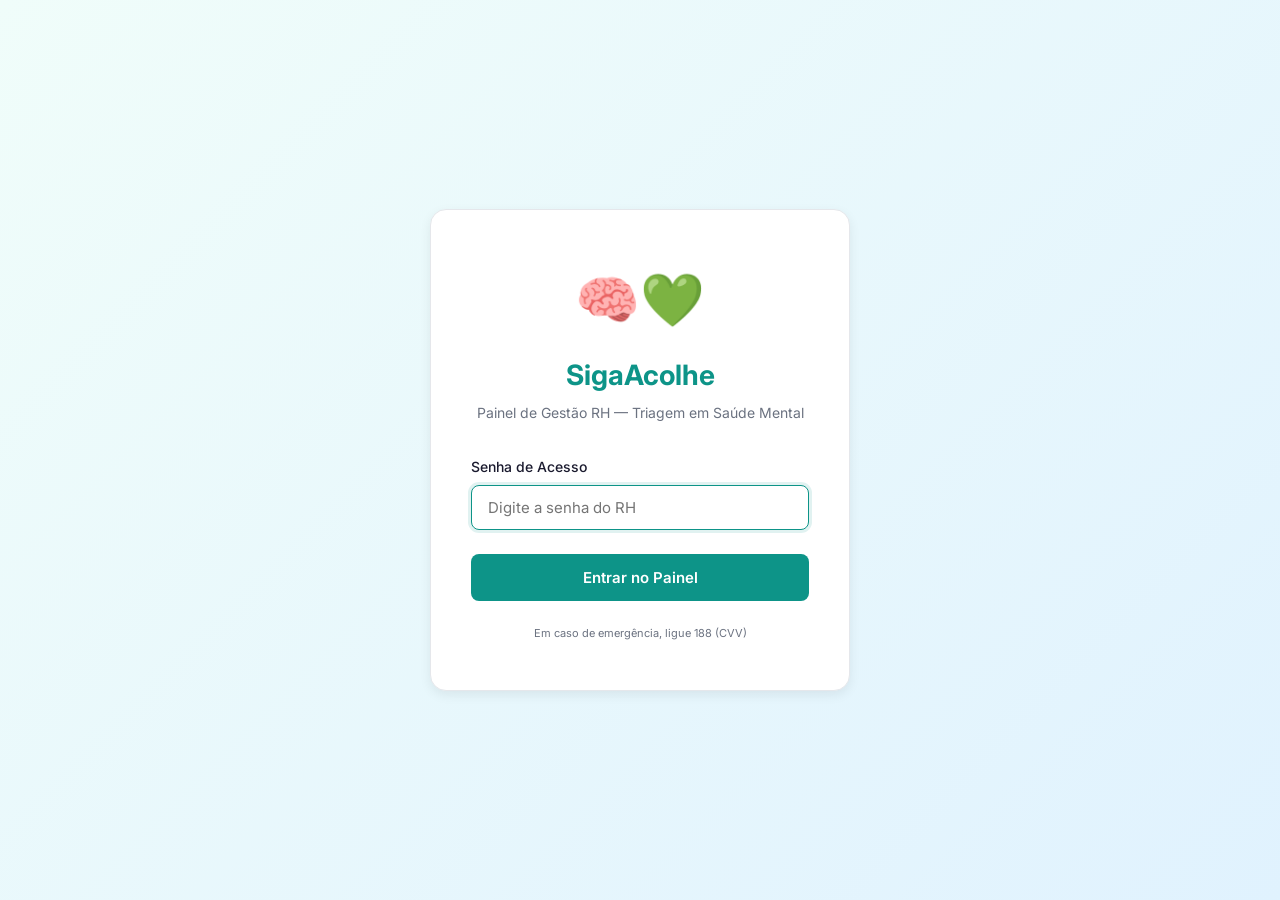
<file: SigaAcolhe_RH/index.html>
<!DOCTYPE html>
<html lang="pt-BR">
<head>
    <meta charset="UTF-8">
    <meta name="viewport" content="width=device-width, initial-scale=1.0">
    <title>Login | SigaAcolhe RH</title>
    <link rel="preconnect" href="https://fonts.googleapis.com">
    <link rel="preconnect" href="https://fonts.gstatic.com" crossorigin>
    <link href="https://fonts.googleapis.com/css2?family=Inter:wght@300;400;500;600;700&display=swap" rel="stylesheet">
    <link rel="stylesheet" href="css/style.css">
</head>
<body class="login-page">

    <div class="login-card">
        <div class="login-logo">🧠💚</div>
        <h1 class="login-title">SigaAcolhe</h1>
        <p class="login-subtitle">Painel de Gestão RH — Triagem em Saúde Mental</p>

        <div id="login-error" class="login-error" style="display:none;"></div>

        <form id="login-form">
            <div class="form-group">
                <label for="password">Senha de Acesso</label>
                <input type="password" id="password" placeholder="Digite a senha do RH" required autofocus>
            </div>
            <button type="submit" class="btn-primary">Entrar no Painel</button>
        </form>

        <p class="login-footer">Em caso de emergência, ligue 188 (CVV)</p>
    </div>

    <script src="js/auth.js"></script>
</body>
</html>
</file>
<file: SigaAcolhe_RH/css/style.css>
/* ══════════════════════════════════════════════
   SIGAACOLHE RH — Design System
   ══════════════════════════════════════════════ */

@import url('https://fonts.googleapis.com/css2?family=Inter:wght@300;400;500;600;700&display=swap');

:root {
    --bg-main: #F0FDFA;
    --bg-page: #F4F7F6;
    --bg-card: #FFFFFF;
    --accent: #0D9488;
    --accent-hover: #0F766E;
    --accent-light: #CCFBF1;
    --accent-dim: #14B8A6;
    --text-main: #1A1A2E;
    --text-muted: #6B7280;
    --border: #E5E7EB;
    --danger: #EF4444;
    --danger-bg: #FEE2E2;
    --warning: #F59E0B;
    --warning-bg: #FEF3C7;
    --success: #10B981;
    --success-bg: #D1FAE5;
    --info: #3B82F6;
    --info-bg: #DBEAFE;
    --radius: 12px;
    --shadow: 0 1px 3px rgba(0,0,0,0.06), 0 1px 2px rgba(0,0,0,0.04);
    --shadow-md: 0 4px 12px rgba(0,0,0,0.07);
}

* {
    margin: 0;
    padding: 0;
    box-sizing: border-box;
}

body {
    font-family: 'Inter', -apple-system, BlinkMacSystemFont, sans-serif;
    background-color: var(--bg-page);
    color: var(--text-main);
    line-height: 1.6;
    -webkit-font-smoothing: antialiased;
}

/* ── Login Page ─────────────────────────── */
.login-page {
    display: flex;
    justify-content: center;
    align-items: center;
    min-height: 100vh;
    background: linear-gradient(135deg, var(--bg-main) 0%, #E0F2FE 100%);
}

.login-card {
    background: var(--bg-card);
    padding: 48px 40px;
    border-radius: 16px;
    box-shadow: var(--shadow-md);
    width: 100%;
    max-width: 420px;
    text-align: center;
    border: 1px solid var(--border);
}

.login-logo { font-size: 52px; margin-bottom: 12px; }
.login-title { color: var(--accent); font-size: 28px; font-weight: 700; margin-bottom: 4px; }
.login-subtitle { color: var(--text-muted); font-size: 14px; margin-bottom: 32px; }

.form-group { margin-bottom: 24px; text-align: left; }
.form-group label { display: block; margin-bottom: 6px; font-size: 14px; font-weight: 500; }
.form-group input {
    width: 100%; padding: 12px 16px; border: 1px solid var(--border);
    border-radius: 8px; font-size: 15px; font-family: inherit;
    transition: border-color 0.2s, box-shadow 0.2s;
}
.form-group input:focus {
    outline: none; border-color: var(--accent);
    box-shadow: 0 0 0 3px rgba(13,148,136,0.12);
}

.btn-primary {
    width: 100%; padding: 14px; background: var(--accent); color: #fff;
    border: none; border-radius: 8px; font-size: 15px; font-weight: 600;
    cursor: pointer; transition: background 0.2s; font-family: inherit;
}
.btn-primary:hover { background: var(--accent-hover); }

.login-error {
    background: var(--danger-bg); color: var(--danger); padding: 12px;
    border-radius: 8px; margin-bottom: 20px; font-size: 14px;
}

.login-footer { color: var(--text-muted); font-size: 11px; margin-top: 24px; }

/* ── Header ─────────────────────────────── */
.header {
    background: var(--bg-card); border-bottom: 1px solid var(--border);
    padding: 12px 32px; display: flex; justify-content: space-between;
    align-items: center; position: sticky; top: 0; z-index: 100;
}
.header-left { display: flex; align-items: center; gap: 10px; }
.header-logo { font-size: 22px; }
.header-title { font-size: 18px; font-weight: 700; color: var(--accent); }
.header-badge {
    font-size: 10px; font-weight: 600; background: var(--accent-light);
    color: var(--accent); padding: 2px 8px; border-radius: 4px; letter-spacing: 0.05em;
}
.header-right { display: flex; align-items: center; gap: 16px; }

.period-select {
    padding: 8px 12px; border: 1px solid var(--border); border-radius: 6px;
    font-size: 13px; font-family: inherit; background: var(--bg-card); color: var(--text-main);
}

.btn-link {
    background: none; border: none; color: var(--text-muted); font-size: 13px;
    cursor: pointer; font-weight: 500; font-family: inherit;
}
.btn-link:hover { color: var(--danger); }

/* ── Loading ────────────────────────────── */
.loading-overlay {
    display: flex; flex-direction: column; align-items: center;
    justify-content: center; padding: 120px 0; color: var(--text-muted);
}
.spinner {
    width: 40px; height: 40px; border: 3px solid var(--border);
    border-top-color: var(--accent); border-radius: 50%;
    animation: spin 0.8s linear infinite; margin-bottom: 16px;
}
@keyframes spin { to { transform: rotate(360deg); } }

/* ── Container ──────────────────────────── */
.container { max-width: 1200px; margin: 24px auto; padding: 0 24px; }

/* ── Summary Grid ───────────────────────── */
.summary-grid { display: grid; grid-template-columns: repeat(4, 1fr); gap: 16px; margin-bottom: 24px; }

.stat-card {
    background: var(--bg-card); border: 1px solid var(--border);
    border-radius: var(--radius); padding: 20px; text-align: center;
    box-shadow: var(--shadow); transition: transform 0.2s, box-shadow 0.2s;
}
.stat-card:hover { transform: translateY(-2px); box-shadow: var(--shadow-md); }

.stat-icon { font-size: 24px; margin-bottom: 8px; }
.stat-value { font-size: 36px; font-weight: 700; margin-bottom: 4px; }
.stat-label { font-size: 12px; color: var(--text-muted); text-transform: uppercase; letter-spacing: 0.05em; }

.stat-card.total .stat-value { color: var(--accent); }
.stat-card.leve .stat-value { color: var(--success); }
.stat-card.moderado .stat-value { color: var(--warning); }
.stat-card.alto .stat-value { color: var(--danger); }

/* ── Cards ──────────────────────────────── */
.card {
    background: var(--bg-card); border: 1px solid var(--border);
    border-radius: var(--radius); padding: 24px; box-shadow: var(--shadow);
}
.card-title { font-size: 15px; font-weight: 600; margin-bottom: 16px; }

/* ── Charts ─────────────────────────────── */
.charts-row { display: grid; grid-template-columns: 1fr 1fr; gap: 24px; margin-bottom: 24px; }
.chart-container { height: 280px; position: relative; }

/* ── Bottom Row ─────────────────────────── */
.bottom-row { display: grid; grid-template-columns: 1fr 1fr; gap: 24px; margin-bottom: 24px; }

/* ── Recommendations ────────────────────── */
.rec-item {
    display: flex; gap: 12px; padding: 14px; border-radius: 8px;
    margin-bottom: 10px; align-items: flex-start;
}
.rec-item.info { background: var(--info-bg); border-left: 4px solid var(--info); }
.rec-item.warning { background: var(--warning-bg); border-left: 4px solid var(--warning); }
.rec-item.danger { background: var(--danger-bg); border-left: 4px solid var(--danger); }

.rec-icon { font-size: 22px; flex-shrink: 0; }
.rec-content h4 { font-size: 13px; font-weight: 600; margin-bottom: 2px; }
.rec-content p { font-size: 12px; color: var(--text-muted); line-height: 1.5; }

/* ── Session List ───────────────────────── */
.session-item {
    display: flex; justify-content: space-between; align-items: center;
    padding: 12px 0; border-bottom: 1px solid var(--border);
}
.session-item:last-child { border-bottom: none; }

.session-info { display: flex; flex-direction: column; gap: 2px; }
.session-date { font-size: 13px; font-weight: 500; }
.session-detail { font-size: 11px; color: var(--text-muted); }

.risk-badge {
    font-size: 11px; font-weight: 600; padding: 4px 10px;
    border-radius: 20px; text-transform: uppercase; letter-spacing: 0.04em;
}
.risk-badge.neutro, .risk-badge.leve { background: var(--success-bg); color: var(--success); }
.risk-badge.moderado { background: var(--warning-bg); color: var(--warning); }
.risk-badge.alto { background: var(--danger-bg); color: var(--danger); }

/* ── Score ───────────────────────────────── */
.score-section { margin-bottom: 40px; }
.score-card { text-align: center; }
.score-value { font-size: 56px; font-weight: 700; margin: 16px 0 12px; }
.score-bar-container {
    width: 100%; max-width: 400px; height: 8px; background: var(--border);
    border-radius: 4px; margin: 0 auto; overflow: hidden;
}
.score-bar {
    height: 100%; border-radius: 4px; transition: width 0.8s ease, background 0.5s ease;
}

.text-muted { color: var(--text-muted); font-size: 13px; }
.empty-state { text-align: center; padding: 40px 0; color: var(--text-muted); }

/* ── Responsive ─────────────────────────── */
@media (max-width: 992px) {
    .summary-grid { grid-template-columns: repeat(2, 1fr); }
    .charts-row, .bottom-row { grid-template-columns: 1fr; }
}
@media (max-width: 600px) {
    .header { padding: 12px 16px; }
    .container { padding: 0 12px; }
    .summary-grid { grid-template-columns: 1fr 1fr; }
}
</file>
